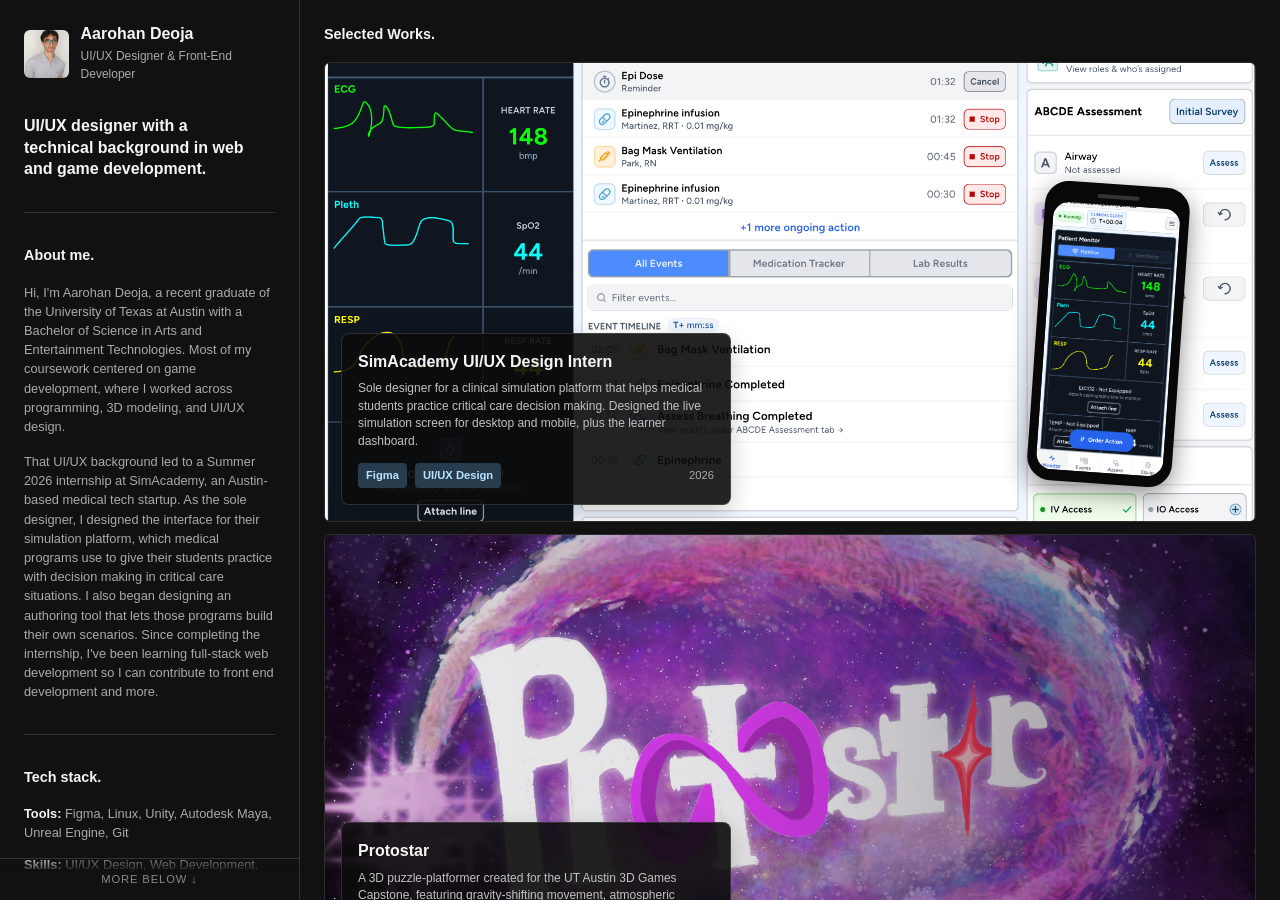
<file: index.html>
<!DOCTYPE html>
<html lang="en">
<head>
    <meta charset="UTF-8">
    <meta name="viewport" content="width=device-width, initial-scale=1.0">
    <title>Aarohan Deoja | UI/UX Designer</title>
    <link rel="stylesheet" href="styles.css">
</head>

<body>
    <div class="site-layout">
        <aside class="sidebar">
            <header class="profile">
                <img src="images/profile.png" alt="Photo of Aarohan">

                <div>
                    <h1>Aarohan Deoja</h1>
                    <p>UI/UX Designer &amp; Front-End Developer</p>
                </div>
            </header>

            <p class="intro">
                UI/UX designer with a technical background in web and game development.
            </p>

            <section class="sidebar-section" aria-labelledby="about-heading">
                <h2 id="about-heading">About me.</h2>

                <p>
                    Hi, I'm Aarohan Deoja, a recent graduate of the University of Texas at Austin
                    with a Bachelor of Science in Arts and Entertainment Technologies. Most of my
                    coursework centered on game development, where I worked across programming,
                    3D modeling, and UI/UX design.
                </p>

                <p>
                    That UI/UX background led to a Summer 2026 internship at SimAcademy, an
                    Austin-based medical tech startup. As the sole designer, I designed the
                    interface for their simulation platform, which medical programs use to give
                    their students practice with decision making in critical care situations. I
                    also began designing an authoring tool that lets those programs build their
                    own scenarios. Since completing the internship, I've been learning full-stack
                    web development so I can contribute to front end development and more.
                </p>
            </section>

            <section class="sidebar-section" aria-labelledby="skills-heading">
                <h2 id="skills-heading">Tech stack.</h2>

                <ul>
                    <li>
                        <strong>Tools:</strong>
                        Figma, Linux, Unity, Autodesk Maya, Unreal Engine, Git
                    </li>
                    <li>
                        <strong>Skills:</strong>
                        UI/UX Design, Web Development, Game Design &amp; Development, 3D Modeling
                    </li>
                    <li>
                        <strong>Certifications:</strong>
                        Microsoft C# Certification, Claude 101, Maya Advanced Modeling
                    </li>
                    <li>
                        <strong>Languages:</strong>
                        C#, JavaScript, HTML/CSS
                    </li>
                </ul>
            </section>

            <section class="sidebar-section" aria-labelledby="experience-heading">
                <h2 id="experience-heading">Experience.</h2>

                <article class="experience-item">
                    <h3>UI/UX Design Intern</h3>
                    <p>SimAcademy &middot; May 2026&ndash;Aug 2026</p>

                    <ul>
                        <li>
                            Led UI/UX design for a clinical simulation training platform in Figma,
                            running recurring usability sessions with practicing physicians to
                            validate workflows and directly inform interaction design decisions.
                        </li>
                        <li>
                            Restructured the core clinical workflow into a three-column layout,
                            reducing cognitive load for learners making quick, high-stakes medical
                            decisions to save simulated patients.
                        </li>
                        <li>
                            Designed the student dashboard and Lesson Attempts page from scratch,
                            surfacing course progress, scores, and assignments, and improving
                            usability and accessibility across the platform.
                        </li>
                    </ul>
                </article>
            </section>

            <section class="sidebar-section" aria-labelledby="links-heading">
                <h2 id="links-heading">My Other Work.</h2>

                <nav aria-label="External links">
                    <ul>
                        <li>
                            <a href="https://github.com/adeoja">GitHub Profile</a>
                        </li>
                        <li>
                            <a href="https://adeoja.itch.io/">Game Projects</a>
                        </li>
                        <li>
                            <a href="#">3D Art Projects</a>
                        </li>
                    </ul>
                </nav>

                <br>

                <h3>Contact</h3>

                <ul>
                    <li>
                        <a href="https://www.linkedin.com/in/aarohandeoja/">
                            LinkedIn
                        </a>
                    </li>
                    <li>
                        <a href="mailto:cadeoja@gmail.com">
                            Email: cadeoja@gmail.com
                        </a>
                    </li>
                </ul>
            </section>

            <footer class="sidebar-footer">
                <p>&copy; 2026 All rights reserved</p>
            </footer>

            <p class="sidebar-scroll-hint" aria-hidden="true">
                More below &darr;
            </p>
        </aside>

        <main class="projects-column">
            <header class="projects-header">
                <h2>Selected Works.</h2>
            </header>

            <section class="project-grid" aria-label="Selected projects">
                <a class="project-card-link" href="simacademy.html">
                    <article class="project-card project-card-featured">
                        <div class="project-media">
                            <img
                                class="project-desktop-image"
                                src="images/simacademy-desktop.png"
                                alt="SimAcademy clinical simulation platform desktop interface"
                            >

                            <div class="phone-frame">
                                <img
                                    src="images/patient-monitor-mobile.png"
                                    alt="SimAcademy patient monitor mobile interface"
                                >
                            </div>

                            <div class="project-card-content">
                                <h3>SimAcademy UI/UX Design Intern</h3>

                                <p>
                                    Sole designer for a clinical simulation platform that helps
                                    medical students practice critical care decision making.
                                    Designed the live simulation screen for desktop and mobile,
                                    plus the learner dashboard.
                                </p>

                                <div class="project-card-meta">
                                    <div class="project-tags">
                                        <span class="project-tag">Figma</span>
                                        <span class="project-tag">UI/UX Design</span>
                                    </div>

                                    <time datetime="2026">2026</time>
                                </div>
                            </div>
                        </div>
                    </article>
                </a>

                <a class="project-card-link" href="protostar.html">
                    <article class="project-card project-card-protostar">
                        <div class="project-media">
                            <img
                                class="project-desktop-image"
                                src="images/title-image.png"
                                alt="Protostar title artwork showing a colorful star-shaped planet in space"
                            >

                            <div class="project-card-content">
                                <h3>Protostar</h3>

                                <p>
                                    A 3D puzzle-platformer created for the UT Austin 3D Games
                                    Capstone, featuring gravity-shifting movement, atmospheric
                                    storytelling, and surreal environments.
                                </p>

                                <div class="project-card-meta">
                                    <div class="project-tags">
                                        <span class="project-tag">Unity</span>
                                        <span class="project-tag">C#</span>
                                        <span class="project-tag">UI/UX Design</span>
                                        <span class="project-tag">3D Modeling</span>
                                    </div>

                                    <time datetime="2026">2026</time>
                                </div>
                            </div>
                        </div>
                    </article>
                </a>

                <article class="project-card project-card-placeholder">
                    <div class="placeholder-content">
                        <span class="placeholder-label">Coming soon</span>
                        <h3>Next Project</h3>
                        <p>Another project will be added here later.</p>
                    </div>
                </article>
            </section>
        </main>
    </div>
</body>
</html>
</file>
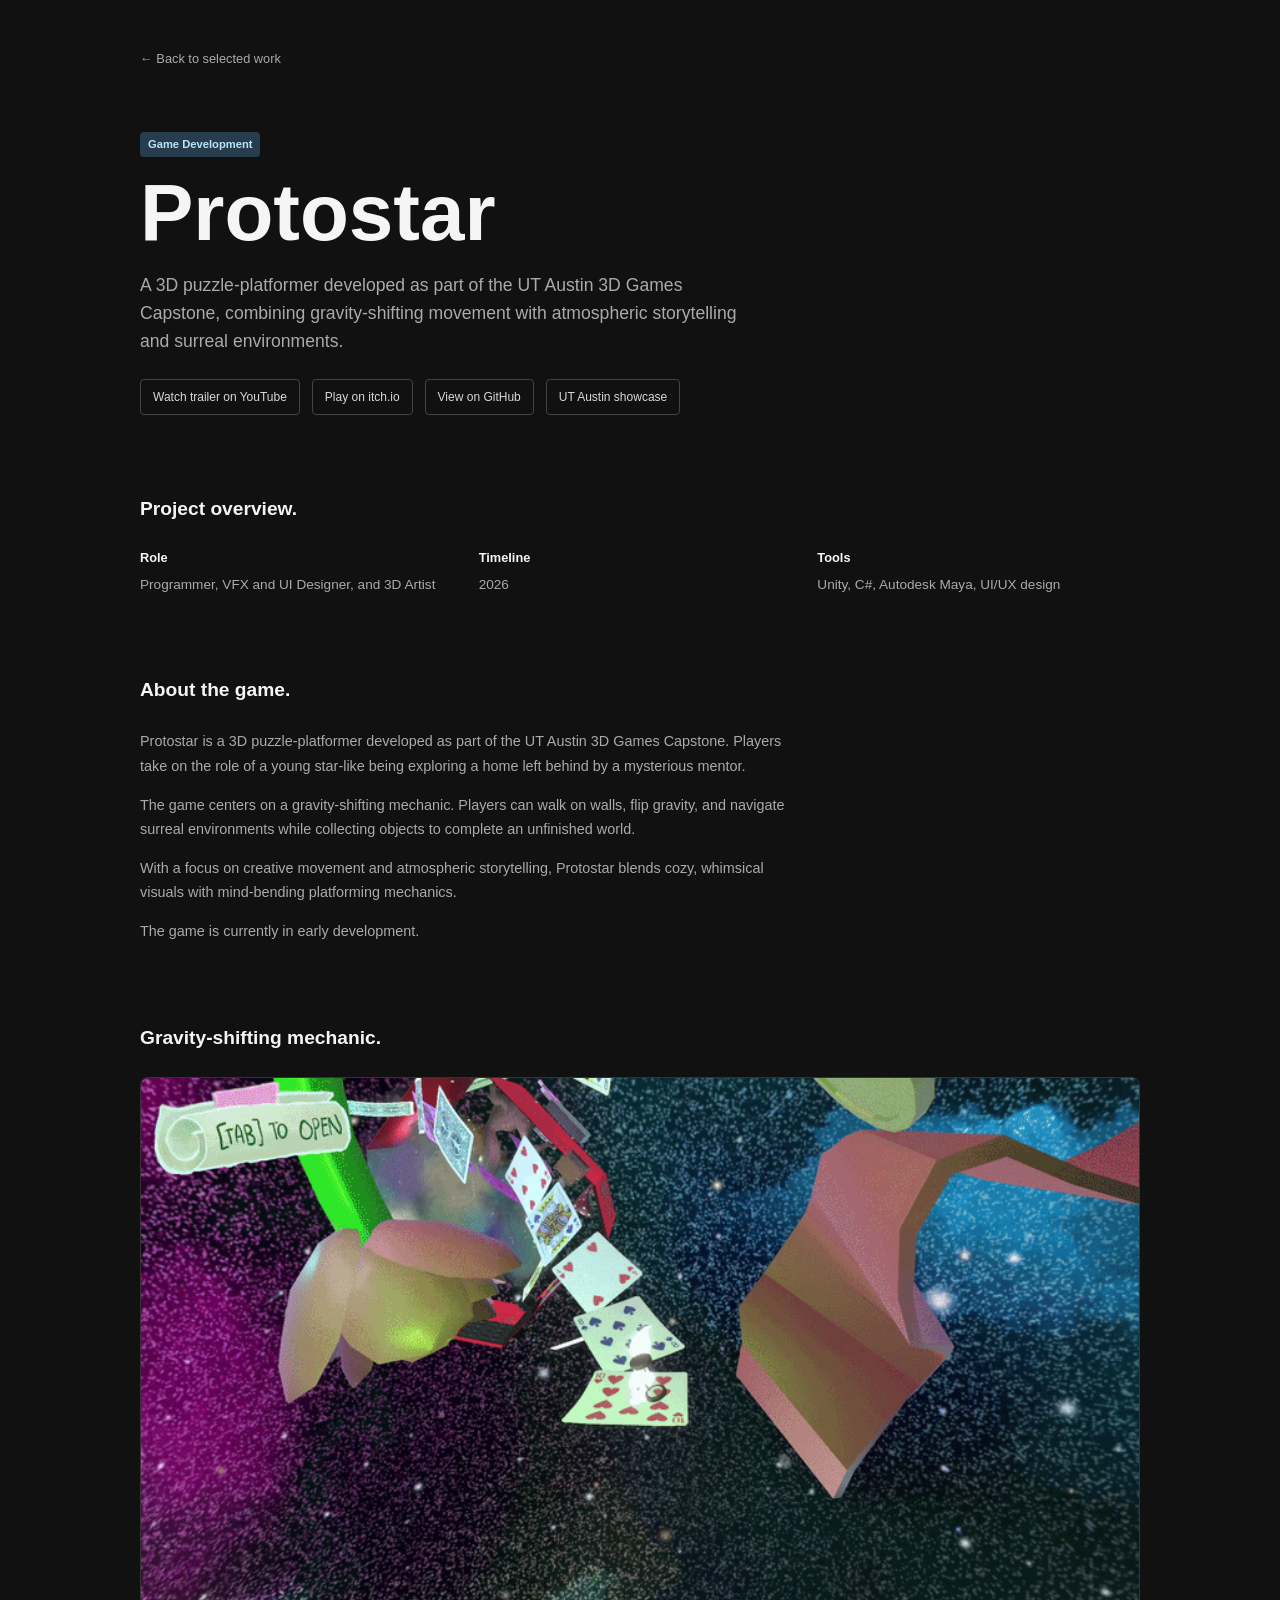
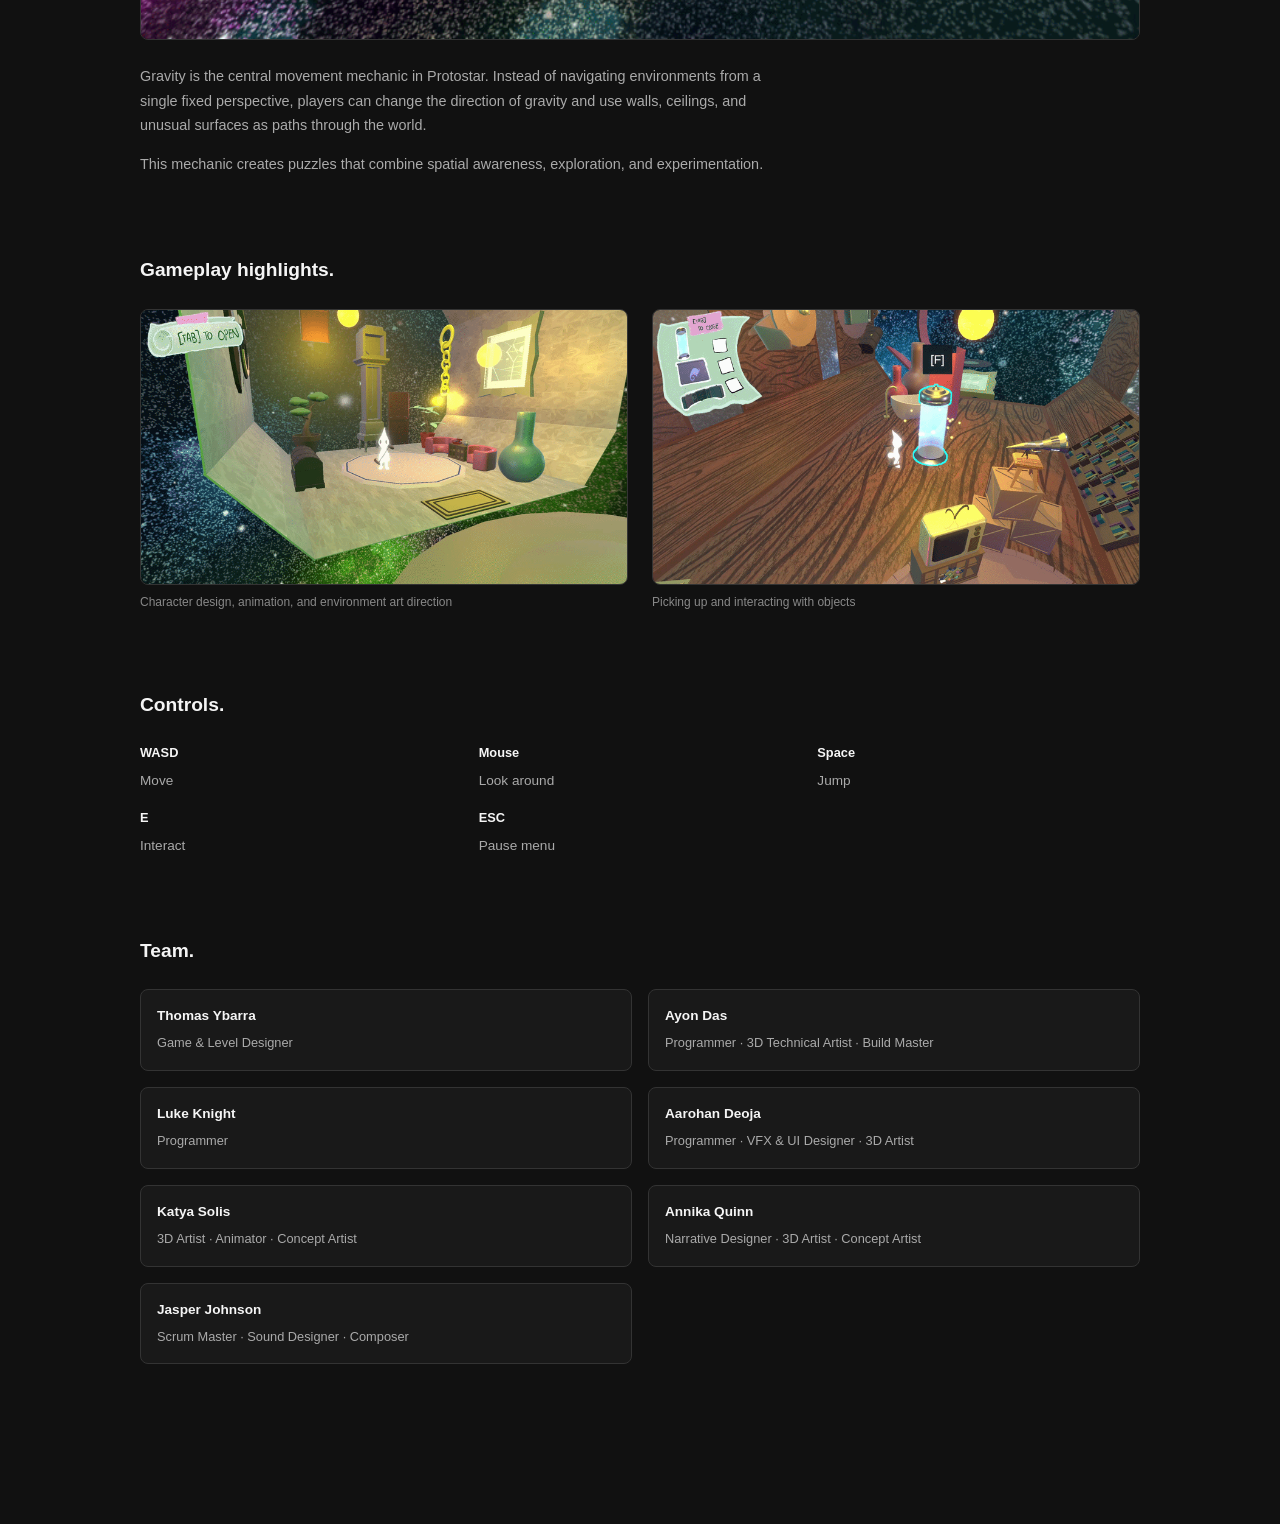
<file: protostar.html>
<!DOCTYPE html>
<html lang="en">
<head>
    <meta charset="UTF-8">
    <meta name="viewport" content="width=device-width, initial-scale=1.0">
    <title>Protostar | Aarohan Deoja</title>
    <link rel="stylesheet" href="styles.css">
</head>

<body class="case-study-page">
    <main class="case-study">
        <a class="back-link" href="index.html">&larr; Back to selected work</a>

        <header class="case-study-header">
            <span class="project-tag">Game Development</span>

            <h1>Protostar</h1>

            <p class="case-study-intro">
                A 3D puzzle-platformer developed as part of the UT Austin 3D Games
                Capstone, combining gravity-shifting movement with atmospheric
                storytelling and surreal environments.
            </p>

            <div class="case-study-header-links">
                <a href="https://www.youtube.com/watch?v=jOHmCwtkoSc" target="_blank" rel="noopener">
                    Watch trailer on YouTube
                </a>
                <a href="https://adeoja.itch.io/protostar" target="_blank" rel="noopener">
                    Play on itch.io
                </a>

                <a href="https://github.com/ayonsdas/protostar" target="_blank" rel="noopener">
                    View on GitHub
                </a>

                <a href="https://sites.utexas.edu/gaming/spring-2026/" target="_blank" rel="noopener">
                    UT Austin showcase
                </a>
            </div>
        </header>

        <section class="case-study-section" aria-labelledby="overview-heading">
            <h2 id="overview-heading">Project overview.</h2>

            <div class="case-study-columns">
                <div>
                    <h3>Role</h3>
                    <p>
                        Programmer, VFX and UI Designer, and 3D Artist
                    </p>
                </div>

                <div>
                    <h3>Timeline</h3>
                    <p>
                        2026
                    </p>
                </div>

                <div>
                    <h3>Tools</h3>
                    <p>
                        Unity, C#, Autodesk Maya, UI/UX design
                    </p>
                </div>
            </div>
        </section>

        <section class="case-study-section" aria-labelledby="about-heading">
            <h2 id="about-heading">About the game.</h2>

            <p>
                Protostar is a 3D puzzle-platformer developed as part of the UT Austin
                3D Games Capstone. Players take on the role of a young star-like being
                exploring a home left behind by a mysterious mentor.
            </p>

            <p>
                The game centers on a gravity-shifting mechanic. Players can walk on
                walls, flip gravity, and navigate surreal environments while collecting
                objects to complete an unfinished world.
            </p>

            <p>
                With a focus on creative movement and atmospheric storytelling,
                Protostar blends cozy, whimsical visuals with mind-bending
                platforming mechanics.
            </p>

            <p>
                The game is currently in early development.
            </p>
        </section>

        <section class="case-study-section" aria-labelledby="mechanic-heading">
            <h2 id="mechanic-heading">Gravity-shifting mechanic.</h2>

            <img
                class="case-study-image case-study-feature-image"
                src="images/gravity-shifting-mechanic.gif"
                alt="Protostar gameplay showing the gravity-shifting platforming mechanic"
            >

            <p>
                Gravity is the central movement mechanic in Protostar. Instead of
                navigating environments from a single fixed perspective, players can
                change the direction of gravity and use walls, ceilings, and unusual
                surfaces as paths through the world.
            </p>

            <p>
                This mechanic creates puzzles that combine spatial awareness,
                exploration, and experimentation.
            </p>
        </section>

        <section class="case-study-section" aria-labelledby="highlights-heading">
            <h2 id="highlights-heading">Gameplay highlights.</h2>

            <div class="case-study-media-grid">
                <figure>
                    <img
                        src="images/environmental-art.gif"
                        alt="Protostar environmental art and character animation"
                    >
                    <figcaption>
                        Character design, animation, and environment art direction
                    </figcaption>
                </figure>

                <figure>
                    <img
                        src="images/object-interaction.gif"
                        alt="Protostar gameplay showing the player picking up and interacting with an object"
                    >
                    <figcaption>
                        Picking up and interacting with objects
                    </figcaption>
                </figure>
            </div>
        </section>

        <section class="case-study-section" aria-labelledby="controls-heading">
            <h2 id="controls-heading">Controls.</h2>

            <div class="case-study-columns">
                <div>
                    <h3>WASD</h3>
                    <p>Move</p>
                </div>

                <div>
                    <h3>Mouse</h3>
                    <p>Look around</p>
                </div>

                <div>
                    <h3>Space</h3>
                    <p>Jump</p>
                </div>

                <div>
                    <h3>E</h3>
                    <p>Interact</p>
                </div>

                <div>
                    <h3>ESC</h3>
                    <p>Pause menu</p>
                </div>
            </div>
        </section>

        <section class="case-study-section" aria-labelledby="team-heading">
            <h2 id="team-heading">Team.</h2>

            <div class="team-grid">
                <article class="team-member">
                    <h3>Thomas Ybarra</h3>
                    <p>Game &amp; Level Designer</p>
                </article>

                <article class="team-member">
                    <h3>Ayon Das</h3>
                    <p>Programmer &middot; 3D Technical Artist &middot; Build Master</p>
                </article>

                <article class="team-member">
                    <h3>Luke Knight</h3>
                    <p>Programmer</p>
                </article>

                <article class="team-member">
                    <h3>Aarohan Deoja</h3>
                    <p>Programmer &middot; VFX &amp; UI Designer &middot; 3D Artist</p>
                </article>

                <article class="team-member">
                    <h3>Katya Solis</h3>
                    <p>3D Artist &middot; Animator &middot; Concept Artist</p>
                </article>

                <article class="team-member">
                    <h3>Annika Quinn</h3>
                    <p>Narrative Designer &middot; 3D Artist &middot; Concept Artist</p>
                </article>

                <article class="team-member">
                    <h3>Jasper Johnson</h3>
                    <p>Scrum Master &middot; Sound Designer &middot; Composer</p>
                </article>
            </div>
        </section>
    </main>
</body>
</html>
</file>
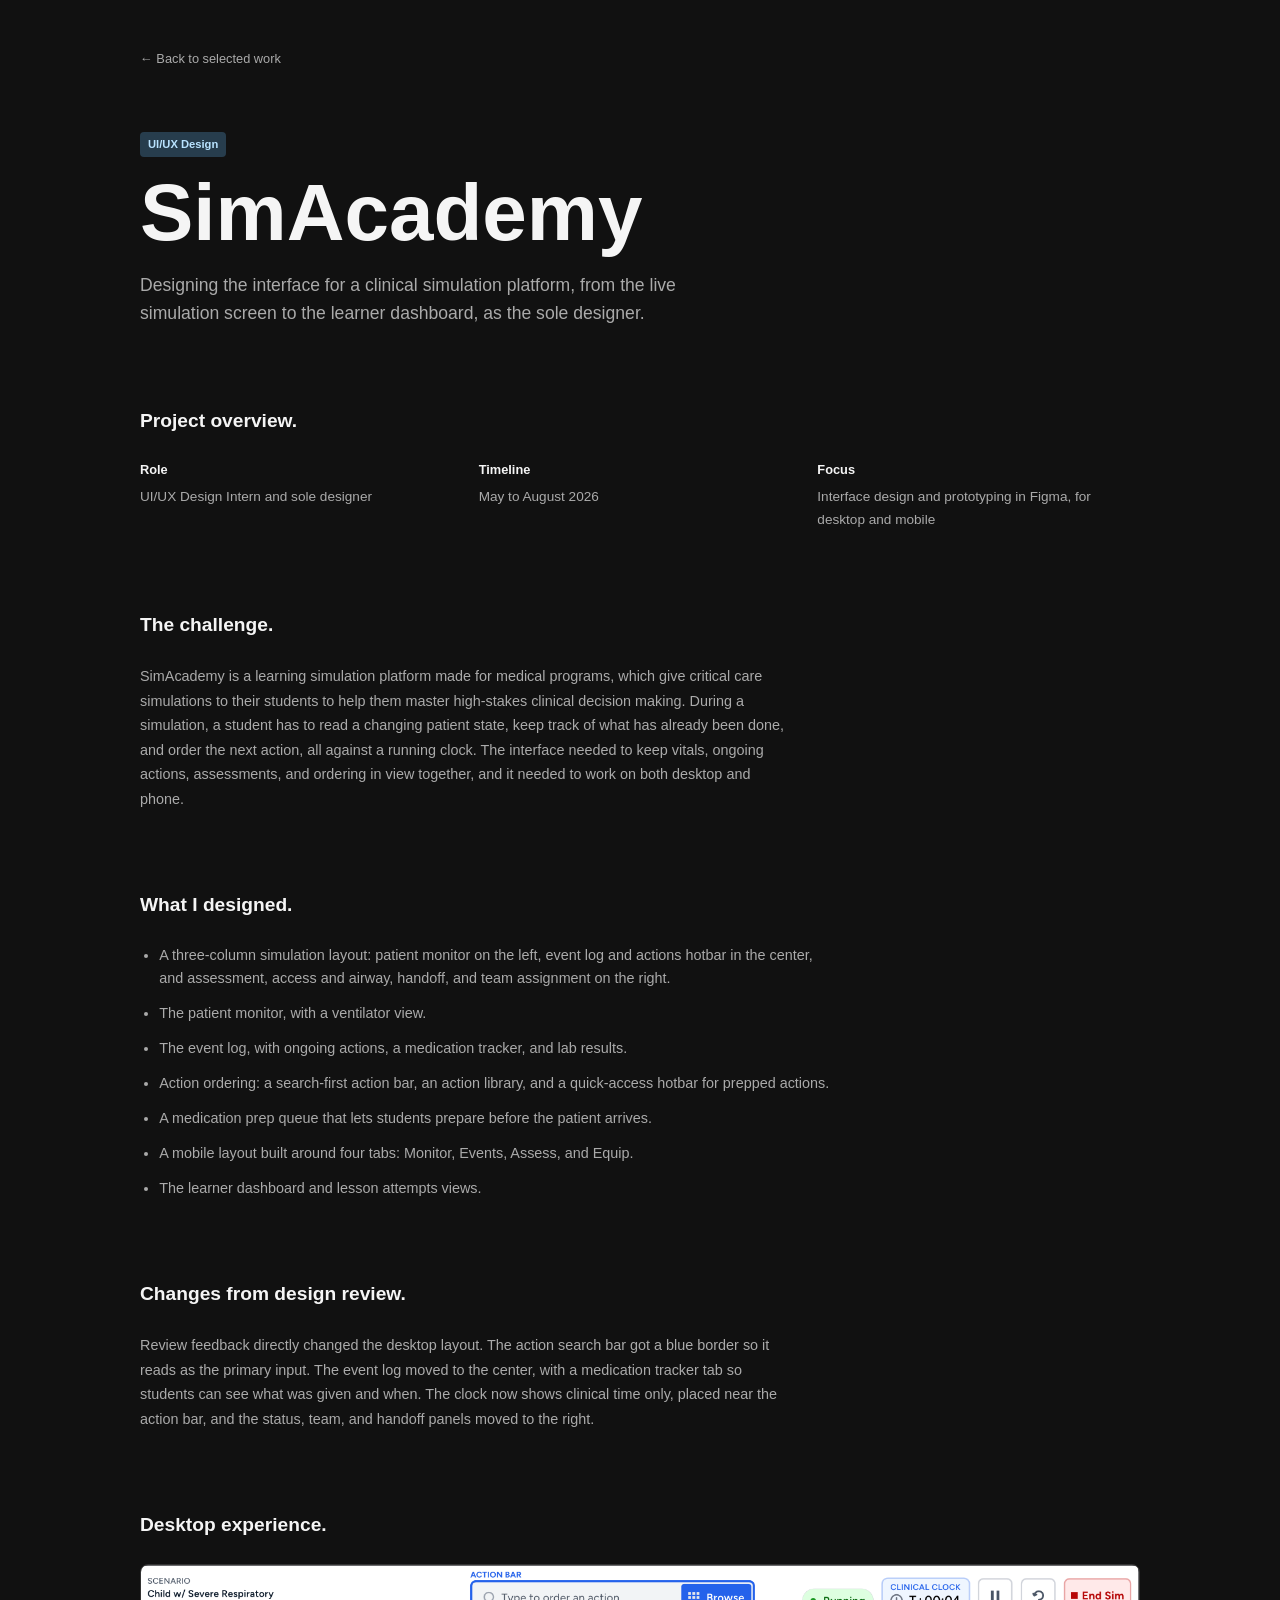
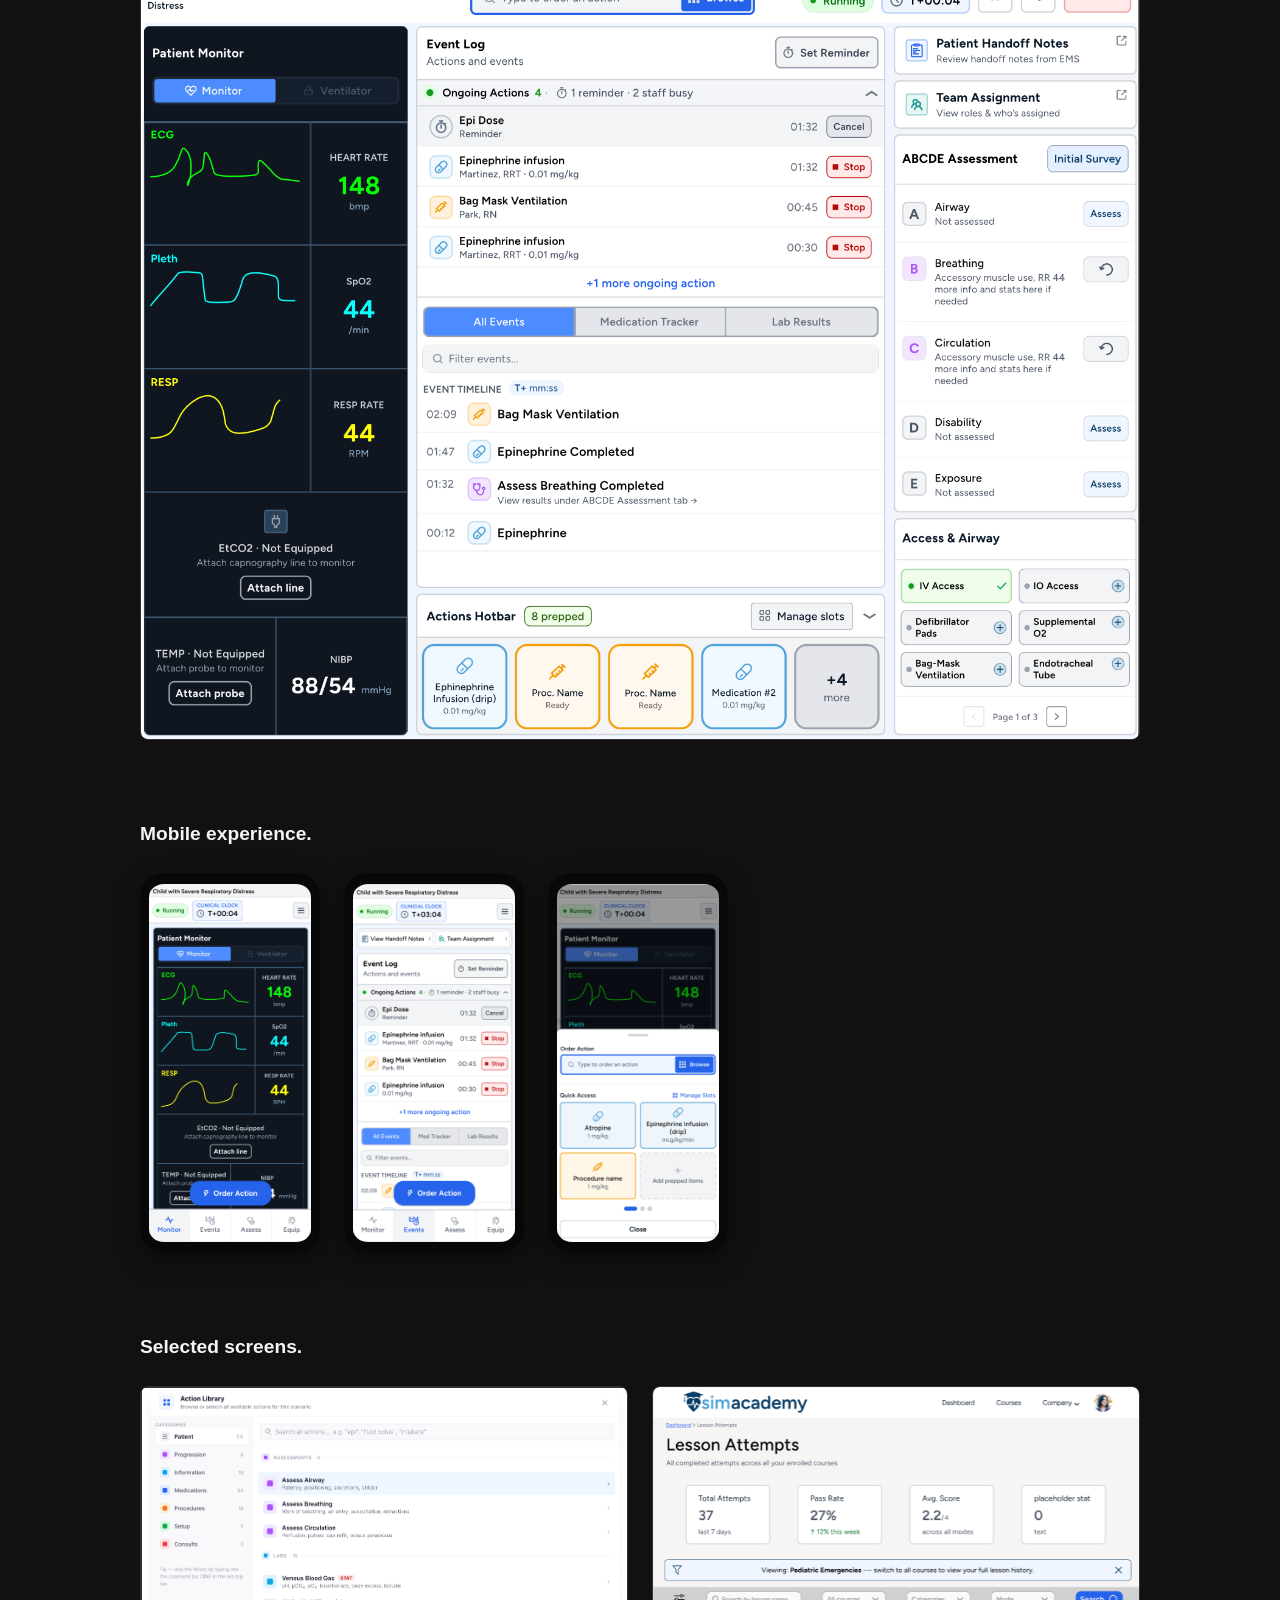
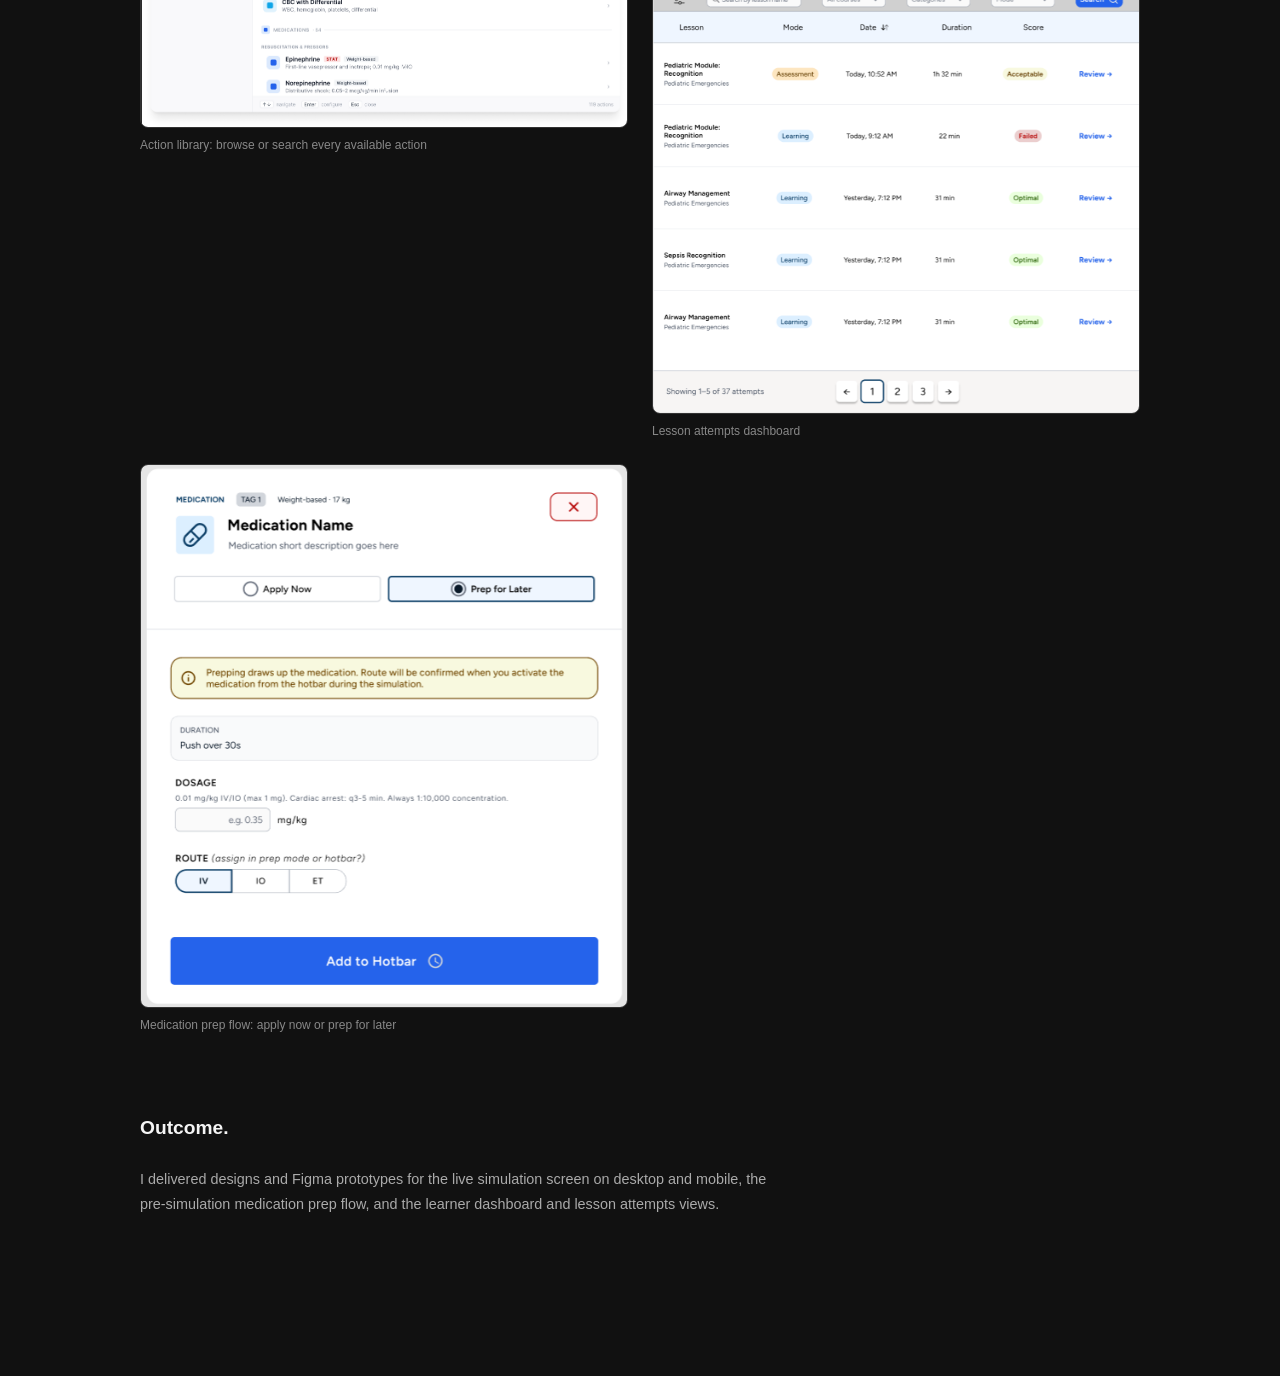
<file: simacademy.html>
<!DOCTYPE html>
<html lang="en">
<head>
    <meta charset="UTF-8">
    <meta name="viewport" content="width=device-width, initial-scale=1.0">
    <title>SimAcademy | Aarohan Deoja</title>
    <link rel="stylesheet" href="styles.css">
</head>

<body class="case-study-page">
    <main class="case-study">
        <a class="back-link" href="index.html">&larr; Back to selected work</a>

        <header class="case-study-header">
            <span class="project-tag">UI/UX Design</span>
            <h1>SimAcademy</h1>
            <p class="case-study-intro">
                Designing the interface for a clinical simulation platform, from the
                live simulation screen to the learner dashboard, as the sole designer.
            </p>
        </header>

        <section class="case-study-section" aria-labelledby="overview-heading">
            <h2 id="overview-heading">Project overview.</h2>

            <div class="case-study-columns">
                <div>
                    <h3>Role</h3>
                    <p>UI/UX Design Intern and sole designer</p>
                </div>

                <div>
                    <h3>Timeline</h3>
                    <p>May to August 2026</p>
                </div>

                <div>
                    <h3>Focus</h3>
                    <p>Interface design and prototyping in Figma, for desktop and mobile</p>
                </div>
            </div>
        </section>

        <section class="case-study-section" aria-labelledby="problem-heading">
            <h2 id="problem-heading">The challenge.</h2>

            <p>
                SimAcademy is a learning simulation platform made for medical programs, which give critical care simulations to
                their students to help them master high-stakes clinical decision making. During a simulation, a student has to read a changing
                patient state, keep track of what has already been done, and order the
                next action, all against a running clock. The interface needed to keep
                vitals, ongoing actions, assessments, and ordering in view together,
                and it needed to work on both desktop and phone.
            </p>
        </section>

        <section class="case-study-section" aria-labelledby="contribution-heading">
            <h2 id="contribution-heading">What I designed.</h2>

            <ul>
                <li>A three-column simulation layout: patient monitor on the left, event log and actions hotbar in the center, and assessment, access and airway, handoff, and team assignment on the right.</li>
                <li>The patient monitor, with a ventilator view.</li>
                <li>The event log, with ongoing actions, a medication tracker, and lab results.</li>
                <li>Action ordering: a search-first action bar, an action library, and a quick-access hotbar for prepped actions.</li>
                <li>A medication prep queue that lets students prepare before the patient arrives.</li>
                <li>A mobile layout built around four tabs: Monitor, Events, Assess, and Equip.</li>
                <li>The learner dashboard and lesson attempts views.</li>
            </ul>
        </section>

        <section class="case-study-section" aria-labelledby="review-heading">
            <h2 id="review-heading">Changes from design review.</h2>

            <p>
                Review feedback directly changed the desktop layout. The action search
                bar got a blue border so it reads as the primary input. The event log
                moved to the center, with a medication tracker tab so students can see
                what was given and when. The clock now shows clinical time only, placed
                near the action bar, and the status, team, and handoff panels moved to
                the right.
            </p>
        </section>

        <section class="case-study-section" aria-labelledby="desktop-heading">
            <h2 id="desktop-heading">Desktop experience.</h2>

            <img
                class="case-study-image"
                src="images/simacademy-desktop.png"
                alt="SimAcademy desktop simulation screen with patient monitor, event log, actions hotbar, and assessment panels"
            >
        </section>

        <section class="case-study-section" aria-labelledby="mobile-heading">
            <h2 id="mobile-heading">Mobile experience.</h2>

            <div class="case-study-phone-gallery">
                <img
                    src="images/patient-monitor-mobile.png"
                    alt="SimAcademy mobile patient monitor screen"
                >

                <img
                    src="images/phone-events-tab.png"
                    alt="SimAcademy mobile events tab"
                >

                <img
                    src="images/phone-order-actions-menu.png"
                    alt="SimAcademy mobile order actions menu"
                >
            </div>
        </section>

        <section class="case-study-section" aria-labelledby="screens-heading">
            <h2 id="screens-heading">Selected screens.</h2>

            <div class="case-study-gallery">
                <figure>
                    <img
                        src="images/action-library.png"
                        alt="SimAcademy action library"
                    >
                    <figcaption>Action library: browse or search every available action</figcaption>
                </figure>

                <figure>
                    <img
                        src="images/lessons-attempts-dashboard.png"
                        alt="SimAcademy lesson attempts dashboard"
                    >
                    <figcaption>Lesson attempts dashboard</figcaption>
                </figure>

                <figure>
                    <img
                        src="images/medication-prep-later-modal.png"
                        alt="SimAcademy medication preparation modal"
                    >
                    <figcaption>Medication prep flow: apply now or prep for later</figcaption>
                </figure>
            </div>
        </section>

        <section class="case-study-section" aria-labelledby="outcome-heading">
            <h2 id="outcome-heading">Outcome.</h2>

            <p>
                I delivered designs and Figma prototypes for the live simulation screen
                on desktop and mobile, the pre-simulation medication prep flow, and the
                learner dashboard and lesson attempts views.
            </p>
        </section>
    </main>
</body>
</html>
</file>
<file: styles.css>
/* ---------- Foundation ---------- */

* {
    box-sizing: border-box;
}

html {
    scroll-behavior: smooth;
}

body {
    margin: 0;
    background-color: #111111;
    color: #f5f5f5;
    font-family: Arial, sans-serif;
    font-size: 0.9rem;
    line-height: 1.5;
}

img {
    display: block;
    max-width: 100%;
}

a {
    color: inherit;
    text-decoration: none;
}

a:hover {
    color: #aaaaaa;
}


/* ---------- Desktop layout ---------- */

.site-layout {
    display: grid;
    grid-template-columns: 300px minmax(0, 1fr);
    min-height: 100vh;
}

.sidebar {
    position: sticky;
    top: 0;
    height: 100vh;
    padding: 1.5rem 1.5rem 0;
    border-right: 1px solid #333333;
    overflow-y: auto;
}

.projects-column {
    min-width: 0;
    height: 100vh;
    padding: 1.5rem;
    overflow-y: auto;
}


/* ---------- Sidebar ---------- */

.profile {
    display: flex;
    align-items: center;
    gap: 0.75rem;
}

.profile img {
    width: 48px;
    height: 48px;
    border-radius: 6px;
    object-fit: cover;
}

.profile h1 {
    margin: 0;
    font-size: 1rem;
    line-height: 1.2;
}

.profile p {
    margin: 0.25rem 0 0;
    color: #aaaaaa;
    font-size: 0.75rem;
}

.intro {
    max-width: 230px;
    margin: 2rem 0;
    font-size: 1rem;
    font-weight: 600;
    line-height: 1.35;
}

.sidebar-section {
    padding: 2rem 0;
    border-top: 1px solid #333333;
}

.sidebar-section h2,
.sidebar-section h3 {
    margin: 0 0 1rem;
    font-size: 0.9rem;
}

.sidebar-section p {
    margin: 0;
    color: #aaaaaa;
    font-size: 0.8rem;
}

.sidebar-section p + p {
    margin-top: 1rem;
}

.sidebar-section ul {
    margin: 0;
    padding: 0;
    list-style: none;
}

.sidebar-section li {
    margin-bottom: 0.75rem;
    color: #aaaaaa;
    font-size: 0.8rem;
}

.sidebar-section strong {
    color: #f5f5f5;
}

.experience-item h3 {
    margin-bottom: 0.25rem;
}

.experience-item p {
    margin-bottom: 0.75rem;
}

.experience-item ul {
    padding-left: 1rem;
    list-style: disc;
}

.experience-item li {
    margin-bottom: 0.4rem;
}

.sidebar-footer {
    padding: 1rem 0 1.5rem;
    color: #777777;
    font-size: 0.7rem;
}

.sidebar-scroll-hint {
    position: sticky;
    bottom: 0;
    z-index: 2;
    margin: 1.5rem -1.5rem 0;
    padding: 0.75rem 1.5rem;
    border-top: 1px solid #333333;
    background: linear-gradient(
        to bottom,
        rgba(17, 17, 17, 0.2),
        #111111 35%
    );
    color: #888888;
    font-size: 0.7rem;
    text-align: center;
    text-transform: uppercase;
    letter-spacing: 0.08em;
    pointer-events: none;
}


/* ---------- Visible desktop scrollbars ---------- */

@media (min-width: 701px) {
    .sidebar,
    .projects-column {
        scrollbar-width: auto;
        scrollbar-color: #777777 #1b1b1b;
    }

    .sidebar::-webkit-scrollbar,
    .projects-column::-webkit-scrollbar {
        width: 12px;
    }

    .sidebar::-webkit-scrollbar-track,
    .projects-column::-webkit-scrollbar-track {
        background-color: #1b1b1b;
    }

    .sidebar::-webkit-scrollbar-thumb,
    .projects-column::-webkit-scrollbar-thumb {
        border: 3px solid #1b1b1b;
        border-radius: 999px;
        background-color: #777777;
    }

    .sidebar::-webkit-scrollbar-thumb:hover,
    .projects-column::-webkit-scrollbar-thumb:hover {
        background-color: #aaaaaa;
    }
}


/* ---------- Projects ---------- */

.projects-header {
    margin-bottom: 1rem;
}

.projects-header h2 {
    margin: 0;
    font-size: 0.9rem;
}

.project-grid {
    display: grid;
    grid-template-columns: repeat(2, minmax(0, 1fr));
    gap: 0.75rem;
}

.project-card-link {
    display: block;
    grid-column: 1 / -1;
    color: inherit;
}

.project-card-link:hover {
    color: inherit;
}

.project-card-link:hover .project-card {
    border-color: #666666;
    transform: translateY(-2px);
}

.project-card {
    position: relative;
    min-height: 300px;
    overflow: hidden;
    border: 1px solid #2d2d2d;
    border-radius: 6px;
    background-color: #222222;
    transition: border-color 180ms ease, transform 180ms ease;
}

.project-card-featured,
.project-card-protostar {
    min-height: 460px;
}

.project-media {
    position: absolute;
    inset: 0;
    overflow: hidden;
}

.project-desktop-image {
    width: 100%;
    height: 100%;
    object-fit: cover;
}

.project-card-protostar .project-desktop-image {
    object-position: center;
}

.project-card-protostar .project-media::after {
    position: absolute;
    inset: 0;
    background: linear-gradient(
        90deg,
        rgba(10, 4, 20, 0.08),
        rgba(10, 4, 20, 0.12) 45%,
        rgba(10, 4, 20, 0.48)
    );
    content: "";
}

.phone-frame {
    position: absolute;
    right: 8%;
    bottom: 8%;
    z-index: 1;
    width: 145px;
    padding: 8px 6px;
    border: 3px solid #080808;
    border-radius: 24px;
    background-color: #080808;
    box-shadow: 0 8px 24px rgba(0, 0, 0, 0.45);
    transform: rotate(4deg);
}

.phone-frame::before {
    display: block;
    width: 42px;
    height: 4px;
    margin: 0 auto 6px;
    border-radius: 999px;
    background-color: #333333;
    content: "";
}

.phone-frame img {
    width: 100%;
    aspect-ratio: 9 / 19;
    border-radius: 16px;
    object-fit: cover;
}

.project-card-content {
    position: absolute;
    right: auto;
    bottom: 1rem;
    left: 1rem;
    z-index: 2;
    width: min(390px, calc(100% - 2rem));
    padding: 1rem;
    border: 1px solid rgba(255, 255, 255, 0.14);
    border-radius: 8px;
    background-color: rgba(12, 12, 12, 0.9);
    box-shadow: 0 8px 24px rgba(0, 0, 0, 0.2);
}

.project-card-content h3 {
    margin: 0 0 0.4rem;
    font-size: 1rem;
}

.project-card-content p {
    margin: 0 0 0.8rem;
    color: #c2c2c2;
    font-size: 0.75rem;
    line-height: 1.45;
}

.project-card-meta {
    display: flex;
    align-items: center;
    justify-content: space-between;
    gap: 1rem;
}

.project-tags {
    display: flex;
    align-items: center;
    gap: 0.5rem;
    flex-wrap: wrap;
}

.project-tag,
.placeholder-label {
    display: inline-block;
    padding: 0.25rem 0.5rem;
    border-radius: 4px;
    background-color: #273d4d;
    color: #b9e3ff;
    font-size: 0.7rem;
    font-weight: 600;
}

.project-card-content time {
    flex-shrink: 0;
    color: #aaaaaa;
    font-size: 0.7rem;
}

.project-card-placeholder {
    display: grid;
    min-height: 300px;
    place-items: center;
    background:
        linear-gradient(135deg, rgba(255, 255, 255, 0.03), transparent),
        #191919;
}

.placeholder-content {
    width: min(260px, calc(100% - 2rem));
    text-align: center;
}

.placeholder-content h3 {
    margin: 1rem 0 0.4rem;
    font-size: 1rem;
}

.placeholder-content p {
    margin: 0;
    color: #888888;
    font-size: 0.8rem;
}

.placeholder-label {
    background-color: #403a25;
    color: #f0d88a;
}


/* ---------- Case study page ---------- */

.case-study-page {
    min-height: 100vh;
}

.case-study {
    width: min(100% - 3rem, 1000px);
    margin: 0 auto;
    padding: 3rem 0 5rem;
}

.back-link {
    display: inline-block;
    margin-bottom: 4rem;
    color: #aaaaaa;
    font-size: 0.8rem;
}

.back-link:hover {
    color: #ffffff;
}

.case-study-header {
    max-width: 700px;
    margin-bottom: 5rem;
}

.case-study-header h1 {
    margin: 1rem 0;
    font-size: clamp(2.5rem, 7vw, 5rem);
    line-height: 1;
}

.case-study-intro {
    max-width: 600px;
    color: #aaaaaa;
    font-size: 1.1rem;
    line-height: 1.6;
}

.case-study-header-links {
    display: flex;
    gap: 0.75rem;
    flex-wrap: wrap;
    margin-top: 1.5rem;
}

.case-study-header-links a {
    padding: 0.5rem 0.75rem;
    border: 1px solid #444444;
    border-radius: 4px;
    color: #d8d8d8;
    font-size: 0.75rem;
    transition: border-color 180ms ease, color 180ms ease;
}

.case-study-header-links a:hover {
    border-color: #aaaaaa;
    color: #ffffff;
}

.case-study-section {
    margin-bottom: 5rem;
}

.case-study-section h2 {
    margin: 0 0 1.5rem;
    font-size: 1.2rem;
}

.case-study-section p {
    max-width: 650px;
    color: #aaaaaa;
    line-height: 1.7;
}

.case-study-section ul {
    max-width: 700px;
    padding-left: 1.2rem;
    color: #aaaaaa;
}

.case-study-section li {
    margin-bottom: 0.75rem;
    line-height: 1.6;
}

.case-study-columns {
    display: grid;
    grid-template-columns: repeat(3, 1fr);
    gap: 1rem;
}

.case-study-columns h3 {
    margin: 0 0 0.4rem;
    font-size: 0.8rem;
}

.case-study-columns p {
    margin: 0;
    font-size: 0.85rem;
}

.case-study-image {
    width: 100%;
    border: 1px solid #333333;
    border-radius: 8px;
}

.case-study-feature-image {
    margin-bottom: 1.5rem;
}

.case-study-phone-gallery {
    display: flex;
    align-items: flex-start;
    gap: 1.5rem;
    flex-wrap: wrap;
}

.case-study-phone-gallery img {
    width: 180px;
    aspect-ratio: 9 / 19;
    padding: 8px 6px;
    border: 3px solid #080808;
    border-radius: 24px;
    background-color: #080808;
    box-shadow: 0 8px 24px rgba(0, 0, 0, 0.35);
    object-fit: cover;
}

.case-study-gallery {
    display: grid;
    grid-template-columns: repeat(2, 1fr);
    gap: 1.5rem;
}

.case-study-gallery figure {
    margin: 0;
}

.case-study-gallery img {
    width: 100%;
    border: 1px solid #333333;
    border-radius: 8px;
}

.case-study-gallery figcaption {
    margin-top: 0.5rem;
    color: #888888;
    font-size: 0.75rem;
}

.case-study-media-grid {
    display: grid;
    grid-template-columns: repeat(2, minmax(0, 1fr));
    gap: 1.5rem;
}

.case-study-media-grid figure {
    margin: 0;
}

.case-study-media-grid img {
    width: 100%;
    border: 1px solid #333333;
    border-radius: 8px;
}

.case-study-media-grid figcaption {
    margin-top: 0.5rem;
    color: #888888;
    font-size: 0.75rem;
}

.team-grid {
    display: grid;
    grid-template-columns: repeat(2, minmax(0, 1fr));
    gap: 1rem;
}

.team-member {
    padding: 1rem;
    border: 1px solid #333333;
    border-radius: 8px;
    background-color: #191919;
}

.team-member h3 {
    margin: 0 0 0.35rem;
    font-size: 0.85rem;
}

.team-member p {
    margin: 0;
    font-size: 0.8rem;
}


/* ---------- Mobile layout ---------- */

@media (max-width: 700px) {
    .site-layout {
        display: block;
    }

    .sidebar,
    .projects-column {
        height: auto;
        overflow: visible;
    }

    .sidebar {
        position: static;
        border-right: 0;
        border-bottom: 1px solid #333333;
    }

    .sidebar-scroll-hint {
        display: none;
    }

    .projects-column {
        padding-top: 2rem;
    }

    .project-grid {
        grid-template-columns: 1fr;
    }

    .project-card-link {
        grid-column: auto;
    }

    .project-card,
    .project-card-featured,
    .project-card-protostar {
        min-height: 320px;
    }

    .phone-frame {
        right: 5%;
        width: 105px;
    }

    .project-card-content {
        width: min(280px, calc(100% - 2rem));
    }

    .case-study {
        width: min(100% - 2rem, 1000px);
        padding-top: 2rem;
    }

    .back-link {
        margin-bottom: 3rem;
    }

    .case-study-header {
        margin-bottom: 3rem;
    }

    .case-study-header h1 {
        font-size: clamp(2.5rem, 16vw, 4.5rem);
    }

    .case-study-columns {
        grid-template-columns: 1fr;
        gap: 1.5rem;
    }

    .case-study-section {
        margin-bottom: 3.5rem;
    }

    .case-study-phone-gallery {
        justify-content: center;
    }

    .case-study-phone-gallery img {
        width: 140px;
    }

    .case-study-gallery,
    .case-study-media-grid,
    .team-grid {
        grid-template-columns: 1fr;
    }

    .case-study-header-links {
        gap: 0.5rem;
    }
}
</file>
